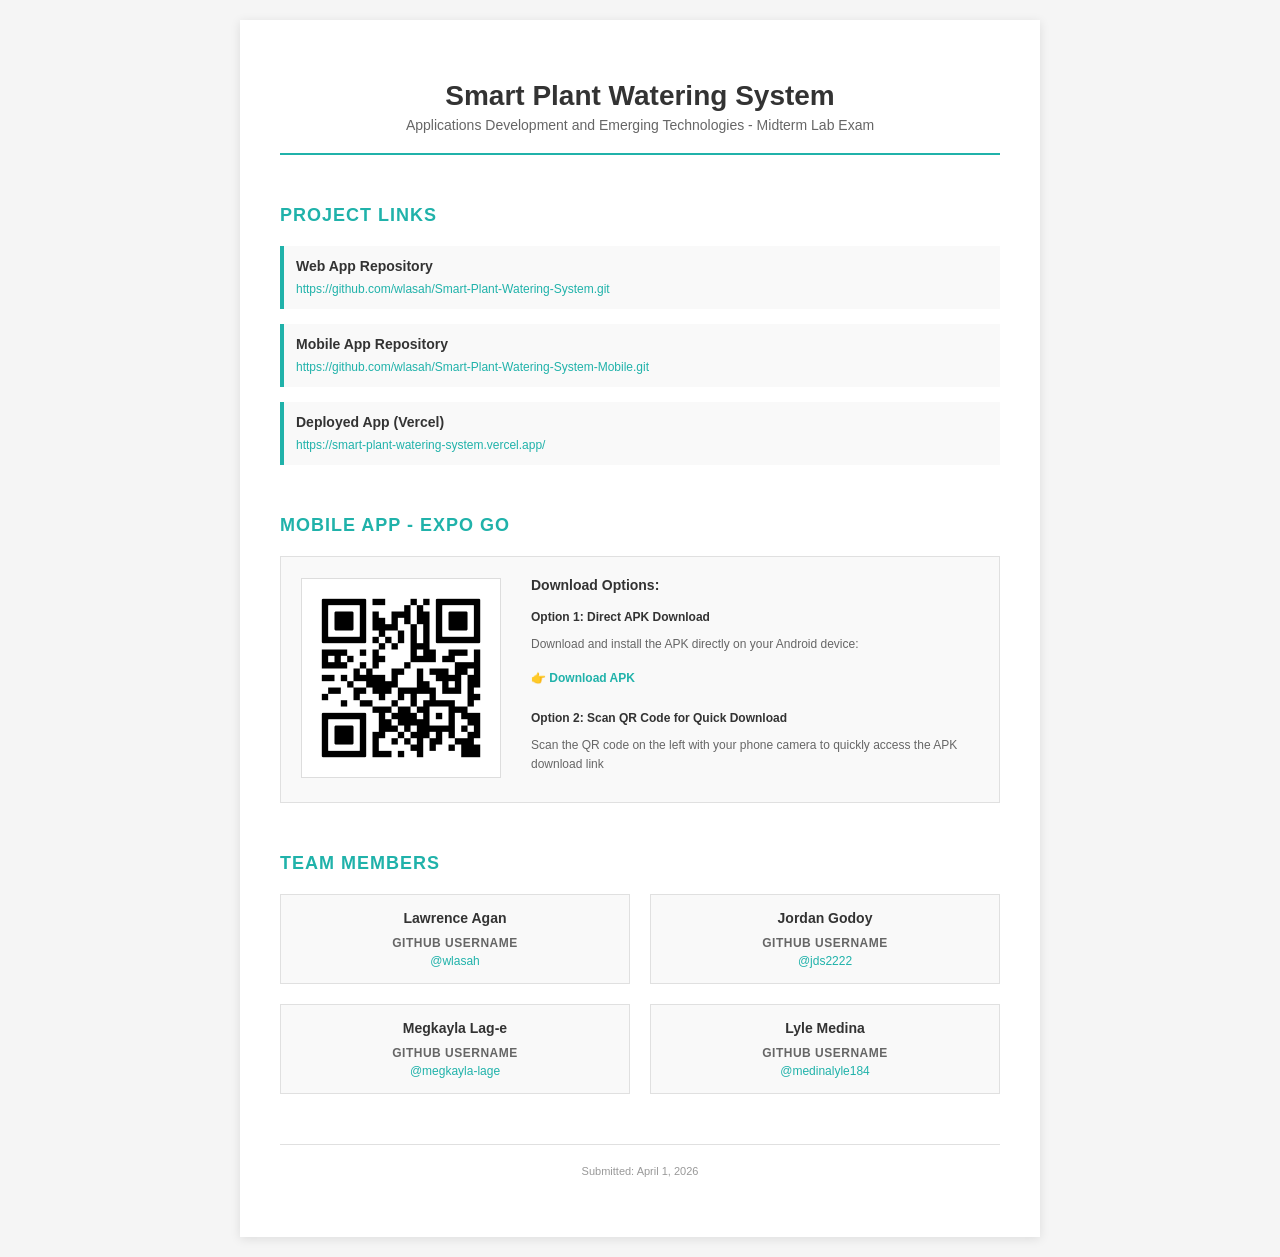
<file: index.html>
<!DOCTYPE html>
<html lang="en">
<head>
    <meta charset="UTF-8">
    <meta name="viewport" content="width=device-width, initial-scale=1.0">
    <title>Midterm Lab Exam - Smart Plant Watering System</title>
    <style>
        * {
            margin: 0;
            padding: 0;
            box-sizing: border-box;
        }
        
        body {
            font-family: 'Segoe UI', Tahoma, Geneva, Verdana, sans-serif;
            background: #f5f5f5;
            padding: 20px;
        }
        
        .container {
            max-width: 800px;
            margin: 0 auto;
            background: white;
            padding: 60px 40px;
            box-shadow: 0 2px 10px rgba(0,0,0,0.1);
        }
        
        /* Header */
        .header {
            text-align: center;
            margin-bottom: 50px;
            border-bottom: 2px solid #20b2aa;
            padding-bottom: 20px;
        }
        
        .header h1 {
            font-size: 28px;
            color: #333;
            margin-bottom: 5px;
        }
        
        .header p {
            color: #666;
            font-size: 14px;
        }
        
        /* Content Section */
        .section {
            margin-bottom: 50px;
        }
        
        .section h2 {
            font-size: 18px;
            color: #20b2aa;
            margin-bottom: 20px;
            text-transform: uppercase;
            letter-spacing: 1px;
        }
        
        /* Links Section */
        .links {
            display: flex;
            flex-direction: column;
            gap: 15px;
            margin-bottom: 30px;
        }
        
        .link-item {
            display: flex;
            align-items: center;
            gap: 15px;
            padding: 12px;
            background: #f9f9f9;
            border-left: 4px solid #20b2aa;
        }
        
        .link-item img {
            width: 120px;
            height: 120px;
            border: 1px solid #ddd;
        }
        
        .link-info h3 {
            font-size: 14px;
            color: #333;
            margin-bottom: 5px;
        }
        
        .link-info a {
            font-size: 12px;
            color: #20b2aa;
            text-decoration: none;
            word-break: break-all;
        }
        
        .link-info a:hover {
            text-decoration: underline;
        }
        
        /* Expo Go Section */
        .expo-container {
            display: flex;
            align-items: center;
            gap: 30px;
            padding: 20px;
            background: #f9f9f9;
            border: 1px solid #e0e0e0;
        }
        
        .expo-qr {
            width: 200px;
            height: 200px;
            border: 1px solid #ddd;
            flex-shrink: 0;
        }
        
        .expo-info {
            flex: 1;
        }
        
        .expo-info p {
            font-size: 12px;
            color: #666;
            margin-bottom: 8px;
            line-height: 1.6;
        }
        
        .expo-info strong {
            color: #333;
        }
        
        .expo-info-only {
            padding: 15px;
            background: #f9f9f9;
            border: 1px solid #e0e0e0;
        }
        
        .expo-info-only h3 {
            font-size: 13px;
            color: #333;
            margin-bottom: 12px;
        }
        
        .expo-info-only ol {
            margin-left: 20px;
            margin-bottom: 12px;
        }
        
        .expo-info-only li {
            font-size: 12px;
            color: #666;
            margin-bottom: 6px;
            line-height: 1.5;
        }
        
        .expo-info-only code {
            background: #e8e8e8;
            padding: 2px 6px;
            border-radius: 3px;
            font-family: 'Courier New', monospace;
            font-size: 11px;
            color: #333;
        }
        
        .expo-info-only p {
            font-size: 12px;
            color: #666;
        }
        .team-grid {
            display: grid;
            grid-template-columns: repeat(2, 1fr);
            gap: 20px;
        }
        
        .team-member {
            padding: 15px;
            background: #f9f9f9;
            border: 1px solid #e0e0e0;
            text-align: center;
        }
        
        .team-member h3 {
            font-size: 14px;
            color: #333;
            margin-bottom: 10px;
        }
        
        .github-label {
            font-size: 10px;
            text-transform: uppercase;
            color: #999;
            letter-spacing: 0.5px;
            font-weight: 600;
            margin-bottom: 4px;
        }
        
        .team-member p {
            font-size: 12px;
            color: #666;
        }
        
        .team-member a {
            color: #20b2aa;
            text-decoration: none;
        }
        
        .team-member a:hover {
            text-decoration: underline;
        }
        
        /* Footer */
        .footer {
            margin-top: 50px;
            padding-top: 20px;
            border-top: 1px solid #e0e0e0;
            text-align: center;
            font-size: 11px;
            color: #999;
        }
        
        @media print {
            body {
                padding: 0;
                background: white;
            }
            .container {
                box-shadow: none;
                max-width: 100%;
            }
        }
    </style>
</head>
<body>
    <div class="container">
        <!-- Header -->
        <div class="header">
            <h1>Smart Plant Watering System</h1>
            <p>Applications Development and Emerging Technologies - Midterm Lab Exam</p>
        </div>
        
        <!-- Project Links -->
        <div class="section">
            <h2>Project Links</h2>
            <div class="links">
                <!-- Web App Repo -->
                <div class="link-item">
                    <div class="link-info">
                        <h3>Web App Repository</h3>
                        <a href="https://github.com/wlasah/Smart-Plant-Watering-System.git" target="_blank">https://github.com/wlasah/Smart-Plant-Watering-System.git</a>
                    </div>
                </div>
                
                <!-- Mobile App Repo -->
                <div class="link-item">
                    <div class="link-info">
                        <h3>Mobile App Repository</h3>
                        <a href="https://github.com/wlasah/Smart-Plant-Watering-System-Mobile.git" target="_blank">https://github.com/wlasah/Smart-Plant-Watering-System-Mobile.git</a>
                    </div>
                </div>
                
                <!-- Deployed App -->
                <div class="link-item">
                    <div class="link-info">
                        <h3>Deployed App (Vercel)</h3>
                        <a href="https://smart-plant-watering-system.vercel.app/" target="_blank">https://smart-plant-watering-system.vercel.app/</a>
                    </div>
                </div>
            </div>
        </div>
        
        <!-- Mobile App APK Download -->
        <div class="section">
            <h2>Mobile App - Expo Go</h2>
            <div class="expo-container">
                <div>
                    <img src="img/qrcode.png" alt="Expo Go QR Code" class="expo-qr">
                </div>
                <div class="expo-info">
                    <h3 style="margin-bottom: 15px; color: #333; font-size: 14px;">Download Options:</h3>
                    <p><strong>Option 1: Direct APK Download</strong></p>
                    <p style="margin-bottom: 15px;">Download and install the APK directly on your Android device:</p>
                    <p style="margin-bottom: 15px;">👉 <a href="https://expo.dev/artifacts/eas/vsUvZQKTLBpSQGHh1EACZK.apk" target="_blank" style="color: #20b2aa; text-decoration: none; font-weight: bold;">Download APK</a></p>
                    
                    <p style="margin-top: 20px;"><strong>Option 2: Scan QR Code for Quick Download</strong></p>
                    <p>Scan the QR code on the left with your phone camera to quickly access the APK download link</p>
                </div>
            </div>
        </div>
        
        <!-- Team Members -->
        <div class="section">
            <h2>Team Members</h2>
            <div class="team-grid">
                <div class="team-member">
                    <h3>Lawrence Agan</h3>
                    <p class="github-label">Github Username</p>
                    <p><a href="https://github.com/wlasah" target="_blank">@wlasah</a></p>
                </div>
                <div class="team-member">
                    <h3>Jordan Godoy</h3>
                    <p class="github-label">Github Username</p>
                    <p><a href="https://github.com/jds2222" target="_blank">@jds2222</a></p>
                </div>
                <div class="team-member">
                    <h3>Megkayla Lag-e</h3>
                    <p class="github-label">Github Username</p>
                    <p><a href="https://github.com/megkayla-lage" target="_blank">@megkayla-lage</a></p>
                </div>
                <div class="team-member">
                    <h3>Lyle Medina</h3>
                    <p class="github-label">Github Username</p>
                    <p><a href="https://github.com/medinalyle184" target="_blank">@medinalyle184</a></p>
                </div>
            </div>
        </div>
        
        <!-- Footer -->
        <div class="footer">
            <p>Submitted: April 1, 2026</p>
        </div>
    </div>
</body>
</html>
</file>
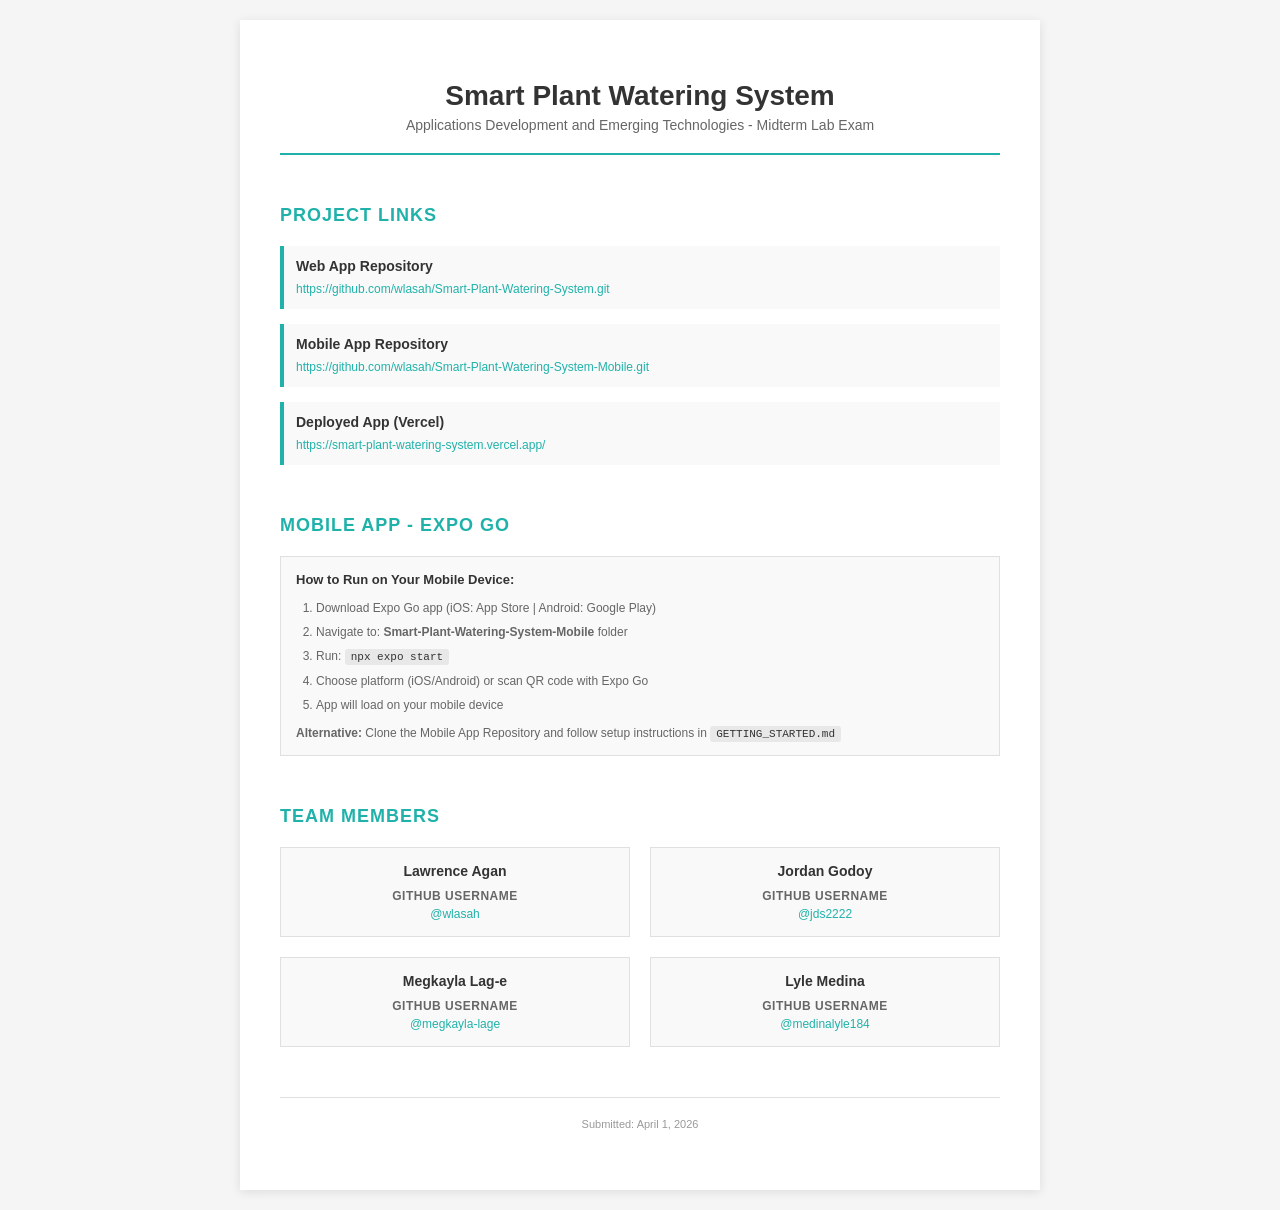
<file: landing-page.html>
<!DOCTYPE html>
<html lang="en">
<head>
    <meta charset="UTF-8">
    <meta name="viewport" content="width=device-width, initial-scale=1.0">
    <title>Midterm Lab Exam - Smart Plant Watering System</title>
    <style>
        * {
            margin: 0;
            padding: 0;
            box-sizing: border-box;
        }
        
        body {
            font-family: 'Segoe UI', Tahoma, Geneva, Verdana, sans-serif;
            background: #f5f5f5;
            padding: 20px;
        }
        
        .container {
            max-width: 800px;
            margin: 0 auto;
            background: white;
            padding: 60px 40px;
            box-shadow: 0 2px 10px rgba(0,0,0,0.1);
        }
        
        /* Header */
        .header {
            text-align: center;
            margin-bottom: 50px;
            border-bottom: 2px solid #20b2aa;
            padding-bottom: 20px;
        }
        
        .header h1 {
            font-size: 28px;
            color: #333;
            margin-bottom: 5px;
        }
        
        .header p {
            color: #666;
            font-size: 14px;
        }
        
        /* Content Section */
        .section {
            margin-bottom: 50px;
        }
        
        .section h2 {
            font-size: 18px;
            color: #20b2aa;
            margin-bottom: 20px;
            text-transform: uppercase;
            letter-spacing: 1px;
        }
        
        /* Links Section */
        .links {
            display: flex;
            flex-direction: column;
            gap: 15px;
            margin-bottom: 30px;
        }
        
        .link-item {
            display: flex;
            align-items: center;
            gap: 15px;
            padding: 12px;
            background: #f9f9f9;
            border-left: 4px solid #20b2aa;
        }
        
        .link-item img {
            width: 120px;
            height: 120px;
            border: 1px solid #ddd;
        }
        
        .link-info h3 {
            font-size: 14px;
            color: #333;
            margin-bottom: 5px;
        }
        
        .link-info a {
            font-size: 12px;
            color: #20b2aa;
            text-decoration: none;
            word-break: break-all;
        }
        
        .link-info a:hover {
            text-decoration: underline;
        }
        
        /* Expo Go Section */
        .expo-container {
            display: flex;
            align-items: center;
            gap: 30px;
            padding: 20px;
            background: #f9f9f9;
            border: 1px solid #e0e0e0;
        }
        
        .expo-qr {
            width: 200px;
            height: 200px;
            border: 1px solid #ddd;
            flex-shrink: 0;
        }
        
        .expo-info {
            flex: 1;
        }
        
        .expo-info p {
            font-size: 12px;
            color: #666;
            margin-bottom: 8px;
            line-height: 1.6;
        }
        
        .expo-info strong {
            color: #333;
        }
        
        .expo-info-only {
            padding: 15px;
            background: #f9f9f9;
            border: 1px solid #e0e0e0;
        }
        
        .expo-info-only h3 {
            font-size: 13px;
            color: #333;
            margin-bottom: 12px;
        }
        
        .expo-info-only ol {
            margin-left: 20px;
            margin-bottom: 12px;
        }
        
        .expo-info-only li {
            font-size: 12px;
            color: #666;
            margin-bottom: 6px;
            line-height: 1.5;
        }
        
        .expo-info-only code {
            background: #e8e8e8;
            padding: 2px 6px;
            border-radius: 3px;
            font-family: 'Courier New', monospace;
            font-size: 11px;
            color: #333;
        }
        
        .expo-info-only p {
            font-size: 12px;
            color: #666;
        }
        .team-grid {
            display: grid;
            grid-template-columns: repeat(2, 1fr);
            gap: 20px;
        }
        
        .team-member {
            padding: 15px;
            background: #f9f9f9;
            border: 1px solid #e0e0e0;
            text-align: center;
        }
        
        .team-member h3 {
            font-size: 14px;
            color: #333;
            margin-bottom: 10px;
        }
        
        .github-label {
            font-size: 10px;
            text-transform: uppercase;
            color: #999;
            letter-spacing: 0.5px;
            font-weight: 600;
            margin-bottom: 4px;
        }
        
        .team-member p {
            font-size: 12px;
            color: #666;
        }
        
        .team-member a {
            color: #20b2aa;
            text-decoration: none;
        }
        
        .team-member a:hover {
            text-decoration: underline;
        }
        
        /* Footer */
        .footer {
            margin-top: 50px;
            padding-top: 20px;
            border-top: 1px solid #e0e0e0;
            text-align: center;
            font-size: 11px;
            color: #999;
        }
        
        @media print {
            body {
                padding: 0;
                background: white;
            }
            .container {
                box-shadow: none;
                max-width: 100%;
            }
        }
    </style>
</head>
<body>
    <div class="container">
        <!-- Header -->
        <div class="header">
            <h1>Smart Plant Watering System</h1>
            <p>Applications Development and Emerging Technologies - Midterm Lab Exam</p>
        </div>
        
        <!-- Project Links -->
        <div class="section">
            <h2>Project Links</h2>
            <div class="links">
                <!-- Web App Repo -->
                <div class="link-item">
                    <div class="link-info">
                        <h3>Web App Repository</h3>
                        <a href="https://github.com/wlasah/Smart-Plant-Watering-System.git" target="_blank">https://github.com/wlasah/Smart-Plant-Watering-System.git</a>
                    </div>
                </div>
                
                <!-- Mobile App Repo -->
                <div class="link-item">
                    <div class="link-info">
                        <h3>Mobile App Repository</h3>
                        <a href="https://github.com/wlasah/Smart-Plant-Watering-System-Mobile.git" target="_blank">https://github.com/wlasah/Smart-Plant-Watering-System-Mobile.git</a>
                    </div>
                </div>
                
                <!-- Deployed App -->
                <div class="link-item">
                    <div class="link-info">
                        <h3>Deployed App (Vercel)</h3>
                        <a href="https://smart-plant-watering-system.vercel.app/" target="_blank">https://smart-plant-watering-system.vercel.app/</a>
                    </div>
                </div>
            </div>
        </div>
        
        <!-- Expo Go QR Code -->
        <div class="section">
            <h2>Mobile App - Expo Go</h2>
            <div class="expo-info-only">
                <h3>How to Run on Your Mobile Device:</h3>
                <ol>
                    <li>Download Expo Go app (iOS: App Store | Android: Google Play)</li>
                    <li>Navigate to: <strong>Smart-Plant-Watering-System-Mobile</strong> folder</li>
                    <li>Run: <code>npx expo start</code></li>
                    <li>Choose platform (iOS/Android) or scan QR code with Expo Go</li>
                    <li>App will load on your mobile device</li>
                </ol>
                <p><strong>Alternative:</strong> Clone the Mobile App Repository and follow setup instructions in <code>GETTING_STARTED.md</code></p>
            </div>
        </div>
        
        <!-- Team Members -->
        <div class="section">
            <h2>Team Members</h2>
            <div class="team-grid">
                <div class="team-member">
                    <h3>Lawrence Agan</h3>
                    <p class="github-label">Github Username</p>
                    <p><a href="https://github.com/wlasah" target="_blank">@wlasah</a></p>
                </div>
                <div class="team-member">
                    <h3>Jordan Godoy</h3>
                    <p class="github-label">Github Username</p>
                    <p><a href="https://github.com/jds2222" target="_blank">@jds2222</a></p>
                </div>
                <div class="team-member">
                    <h3>Megkayla Lag-e</h3>
                    <p class="github-label">Github Username</p>
                    <p><a href="https://github.com/megkayla-lage" target="_blank">@megkayla-lage</a></p>
                </div>
                <div class="team-member">
                    <h3>Lyle Medina</h3>
                    <p class="github-label">Github Username</p>
                    <p><a href="https://github.com/medinalyle184" target="_blank">@medinalyle184</a></p>
                </div>
            </div>
        </div>
        
        <!-- Footer -->
        <div class="footer">
            <p>Submitted: April 1, 2026</p>
        </div>
    </div>
</body>
</html>
</file>
